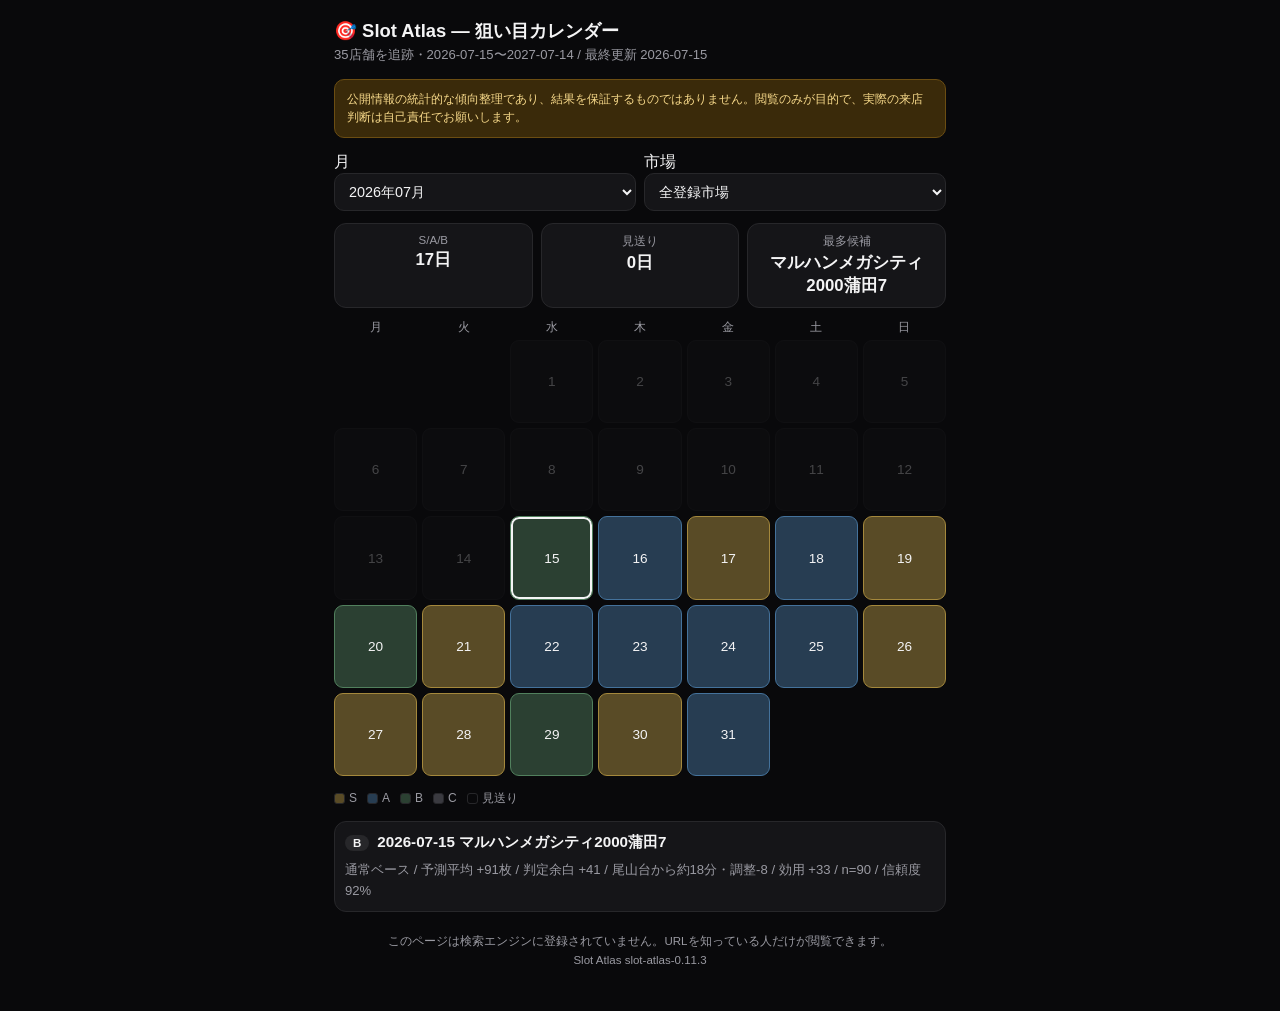
<file: index.html>
<!doctype html>
<html lang="ja">
<head>
<meta charset="utf-8">
<meta name="viewport" content="width=device-width, initial-scale=1, viewport-fit=cover">
<meta name="robots" content="noindex, nofollow, noarchive">
<meta name="theme-color" content="#09090b">
<title>Slot Atlas — 狙い目カレンダー</title>
<link rel="manifest" href="manifest.webmanifest">
<link rel="apple-touch-icon" href="icons/apple-touch-icon.png">
<link rel="icon" href="icons/icon-192.png">
<style>
  :root{
    color-scheme: dark;
    --bg:#09090b; --card:#151518; --card-border:#27272a; --fg:#f4f4f5; --muted:#9a9aa2;
    --s:#f7c948; --a:#5bb0f7; --b:#7bd88f; --c:#3a3a40; --nobet:transparent;
    --ring:#f4f4f5;
  }
  *{box-sizing:border-box}
  html,body{margin:0;padding:0}
  body{
    background:var(--bg); color:var(--fg);
    font-family:-apple-system,BlinkMacSystemFont,"Hiragino Sans","Yu Gothic",sans-serif;
    padding:14px; padding-bottom:40px; max-width:640px; margin:0 auto;
  }
  h1{font-size:1.15rem; margin:4px 0 2px}
  .sub{color:var(--muted); font-size:.82rem; margin:0 0 14px; line-height:1.5}
  .banner{
    background:#3a2a0a; border:1px solid #6b4d12; color:#f7d98a; border-radius:10px;
    padding:10px 12px; font-size:.78rem; line-height:1.5; margin-bottom:14px;
  }
  .card{background:var(--card); border:1px solid var(--card-border); border-radius:12px; padding:10px}
  .controls{display:grid; grid-template-columns:1fr 1fr; gap:8px; margin-bottom:12px}
  select{
    width:100%; background:var(--card); color:var(--fg); border:1px solid var(--card-border);
    border-radius:10px; padding:9px 10px; font-size:.9rem;
  }
  .stats{display:grid; grid-template-columns:repeat(3,1fr); gap:8px; margin-bottom:12px}
  .stat{background:var(--card); border:1px solid var(--card-border); border-radius:12px; padding:10px; text-align:center}
  .stat .label{font-size:.72rem; color:var(--muted)}
  .stat .value{font-size:1.05rem; font-weight:600; margin-top:2px}
  .weekdays{display:grid; grid-template-columns:repeat(7,1fr); gap:5px; margin-bottom:5px; text-align:center; color:var(--muted); font-size:.72rem}
  .grid{display:grid; grid-template-columns:repeat(7,1fr); gap:5px; margin-bottom:14px}
  .day{
    aspect-ratio:1/1; border-radius:9px; border:1px solid var(--card-border); background:var(--card);
    color:var(--fg); font-size:.85rem; display:flex; align-items:center; justify-content:center;
    cursor:pointer; position:relative; padding:0;
  }
  .day:disabled{opacity:.25; cursor:default}
  .day[data-rank="S"]{background:color-mix(in srgb, var(--s) 30%, var(--card)); border-color:color-mix(in srgb, var(--s) 60%, var(--card-border))}
  .day[data-rank="A"]{background:color-mix(in srgb, var(--a) 26%, var(--card)); border-color:color-mix(in srgb, var(--a) 55%, var(--card-border))}
  .day[data-rank="B"]{background:color-mix(in srgb, var(--b) 22%, var(--card)); border-color:color-mix(in srgb, var(--b) 50%, var(--card-border))}
  .day[data-rank="C"]{background:var(--c)}
  .day[aria-pressed="true"]{box-shadow:0 0 0 2px var(--ring) inset}
  .legend{display:flex; flex-wrap:wrap; gap:10px; font-size:.75rem; color:var(--muted); margin-bottom:14px; align-items:center}
  .legend span{display:inline-flex; align-items:center; gap:4px}
  .key{width:11px; height:11px; border-radius:3px; border:1px solid var(--card-border); display:inline-block}
  .key.s{background:color-mix(in srgb, var(--s) 30%, var(--card))}
  .key.a{background:color-mix(in srgb, var(--a) 26%, var(--card))}
  .key.b{background:color-mix(in srgb, var(--b) 22%, var(--card))}
  .key.c{background:var(--c)}
  .key.n{background:transparent}
  .detail{margin-bottom:16px}
  .detail .line1{display:flex; align-items:baseline; gap:8px; flex-wrap:wrap}
  .badge{
    font-size:.72rem; font-weight:700; padding:2px 8px; border-radius:999px; background:var(--card-border);
  }
  .detail strong{font-size:.95rem}
  .detail .why{color:var(--muted); font-size:.82rem; margin-top:6px; line-height:1.6}
  .detail .warn{color:#f0a35c; font-size:.76rem; margin-top:6px}
  .footer{color:var(--muted); font-size:.72rem; line-height:1.7; text-align:center; margin-top:20px}
  .footer a{color:var(--muted)}
  .loading, .error{color:var(--muted); font-size:.85rem; text-align:center; padding:30px 0}
</style>
</head>
<body>
  <h1>🎯 Slot Atlas — 狙い目カレンダー</h1>
  <p class="sub" id="subtitle">読み込み中…</p>
  <div class="banner">
    公開情報の統計的な傾向整理であり、結果を保証するものではありません。閲覧のみが目的で、実際の来店判断は自己責任でお願いします。
  </div>

  <div id="app">
    <div class="loading">データを読み込んでいます…</div>
  </div>

  <div class="footer">
    このページは検索エンジンに登録されていません。URLを知っている人だけが閲覧できます。<br>
    Slot Atlas <span id="model-version"></span>
  </div>

<script>
(function () {
  "use strict";

  var app = document.getElementById("app");
  var subtitle = document.getElementById("subtitle");

  Promise.all([
    fetch("data/candidates.json").then(function (r) { return r.json(); }),
    fetch("data/meta.json").then(function (r) { return r.json(); })
  ]).then(function (results) {
    render(results[0], results[1]);
  }).catch(function (err) {
    app.innerHTML = '<div class="error">データの読み込みに失敗しました（' + err + '）。data/candidates.json と data/meta.json が同じ場所にあるか確認してください。</div>';
  });

  function render(rows, meta) {
    document.getElementById("model-version").textContent = meta.model_version || "";
    subtitle.textContent =
      meta.hall_count + "店舗を追跡・" + meta.date_range[0] + "〜" + meta.date_range[1] +
      " / 最終更新 " + meta.as_of;

    var rankValue = { "NO BET": 0, "C": 1, "B": 2, "A": 3, "S": 4 };
    var byDate = new Map();
    rows.forEach(function (row) {
      if (!byDate.has(row.d)) byDate.set(row.d, []);
      byDate.get(row.d).push(row);
    });
    var months = Array.from(new Set(rows.map(function (r) { return r.d.slice(0, 7); }))).sort();
    var markets = Array.from(new Set(rows.map(function (r) { return r.m; }))).sort();

    app.innerHTML =
      '<div class="controls">' +
      '  <label>月<select id="month"></select></label>' +
      '  <label>市場<select id="market"><option value="all">全登録市場</option></select></label>' +
      '</div>' +
      '<div class="stats">' +
      '  <div class="stat"><div class="label">S/A/B</div><div class="value" id="stat-playable">0日</div></div>' +
      '  <div class="stat"><div class="label">見送り</div><div class="value" id="stat-skip">0日</div></div>' +
      '  <div class="stat"><div class="label">最多候補</div><div class="value" id="stat-top">—</div></div>' +
      '</div>' +
      '<div class="weekdays"><span>月</span><span>火</span><span>水</span><span>木</span><span>金</span><span>土</span><span>日</span></div>' +
      '<div class="grid" id="grid"></div>' +
      '<div class="legend">' +
      '  <span><i class="key s"></i>S</span><span><i class="key a"></i>A</span>' +
      '  <span><i class="key b"></i>B</span><span><i class="key c"></i>C</span>' +
      '  <span><i class="key n"></i>見送り</span>' +
      '</div>' +
      '<div class="card detail" id="detail"></div>';

    var monthSelect = document.getElementById("month");
    var marketSelect = document.getElementById("market");
    var grid = document.getElementById("grid");
    var detail = document.getElementById("detail");

    markets.forEach(function (m) {
      var o = document.createElement("option");
      o.value = m; o.textContent = m;
      marketSelect.appendChild(o);
    });
    months.forEach(function (m) {
      var o = document.createElement("option");
      o.value = m; o.textContent = m.replace("-", "年") + "月";
      monthSelect.appendChild(o);
    });
    monthSelect.value = months[0];
    var selectedDate = rows[0].d;

    function candidates(date) {
      var market = marketSelect.value;
      var list = byDate.get(date) || [];
      return market === "all" ? list : list.filter(function (r) { return r.m === market; });
    }
    function bestFor(date) {
      var list = candidates(date).slice().sort(function (a, b) {
        return (rankValue[b.r] - rankValue[a.r]) || (b.u - a.u) || (b.c - a.c);
      });
      return list[0];
    }
    function labelFor(row) {
      return (row.r === "NO BET" || row.r === "C") ? ("見送り（相対首位: " + row.h + "）") : row.h;
    }
    function daysInMonth(month) {
      var bits = month.split("-").map(Number);
      return new Date(bits[0], bits[1], 0).getDate();
    }
    function iso(month, day) { return month + "-" + String(day).padStart(2, "0"); }

    function renderDetail() {
      var row = bestFor(selectedDate);
      if (!row) { detail.textContent = "対象期間外"; return; }
      var n = row.n === null ? "n未記載" : "n=" + row.n;
      var risks = row.risk.length ? (" / リスク: " + row.risk.join("・")) : "";
      var warnings = [row.stale, row.hz].filter(Boolean);
      var travel = row.tm === null ? "移動未設定" : ("尾山台から約" + row.tm + "分・調整-" + row.tp);
      detail.innerHTML =
        '<div class="line1"><span class="badge">' + row.r + '</span><strong>' + selectedDate + " " + labelFor(row) + '</strong></div>' +
        '<div class="why">' + row.why + " / 予測平均 " + (row.p >= 0 ? "+" : "") + row.p + "枚 / 判定余白 " +
        (row.e >= 0 ? "+" : "") + row.e + " / " + travel + " / 効用 " + (row.u >= 0 ? "+" : "") + row.u +
        " / " + n + " / 信頼度 " + Math.round(row.c * 100) + "%" + risks + '</div>' +
        (warnings.length ? '<div class="warn">' + warnings.join(" / ") + '</div>' : "");
    }

    function renderGrid() {
      var month = monthSelect.value;
      var parts = month.split("-").map(Number);
      var first = new Date(parts[0], parts[1] - 1, 1);
      var leading = (first.getDay() + 6) % 7;
      grid.innerHTML = "";
      for (var i = 0; i < leading; i++) {
        var empty = document.createElement("div");
        grid.appendChild(empty);
      }
      var counts = new Map(); var playable = 0; var skip = 0;
      var total = daysInMonth(month);
      for (var day = 1; day <= total; day++) {
        var date = iso(month, day);
        var row = bestFor(date);
        var btn = document.createElement("button");
        btn.type = "button"; btn.className = "day"; btn.textContent = String(day);
        if (row) {
          btn.dataset.rank = row.r;
          btn.setAttribute("aria-label", date + " " + row.r + " " + labelFor(row));
          if (rankValue[row.r] >= 2) { playable++; counts.set(row.h, (counts.get(row.h) || 0) + 1); }
          else { skip++; }
        } else {
          btn.disabled = true;
          btn.setAttribute("aria-label", date + " 対象期間外");
        }
        btn.setAttribute("aria-pressed", date === selectedDate ? "true" : "false");
        btn.addEventListener("click", function (d) {
          return function () { selectedDate = d; renderGrid(); };
        }(date));
        grid.appendChild(btn);
      }
      document.getElementById("stat-playable").textContent = playable + "日";
      document.getElementById("stat-skip").textContent = skip + "日";
      var top = Array.from(counts.entries()).sort(function (a, b) { return b[1] - a[1]; })[0];
      document.getElementById("stat-top").textContent = top ? top[0] : "—";
      renderDetail();
    }

    monthSelect.addEventListener("change", function () { selectedDate = monthSelect.value + "-01"; renderGrid(); });
    marketSelect.addEventListener("change", renderGrid);
    renderGrid();
  }
})();
</script>

<script>
if ("serviceWorker" in navigator) {
  window.addEventListener("load", function () {
    navigator.serviceWorker.register("sw.js").catch(function () {});
  });
}
</script>
</body>
</html>
</file>
